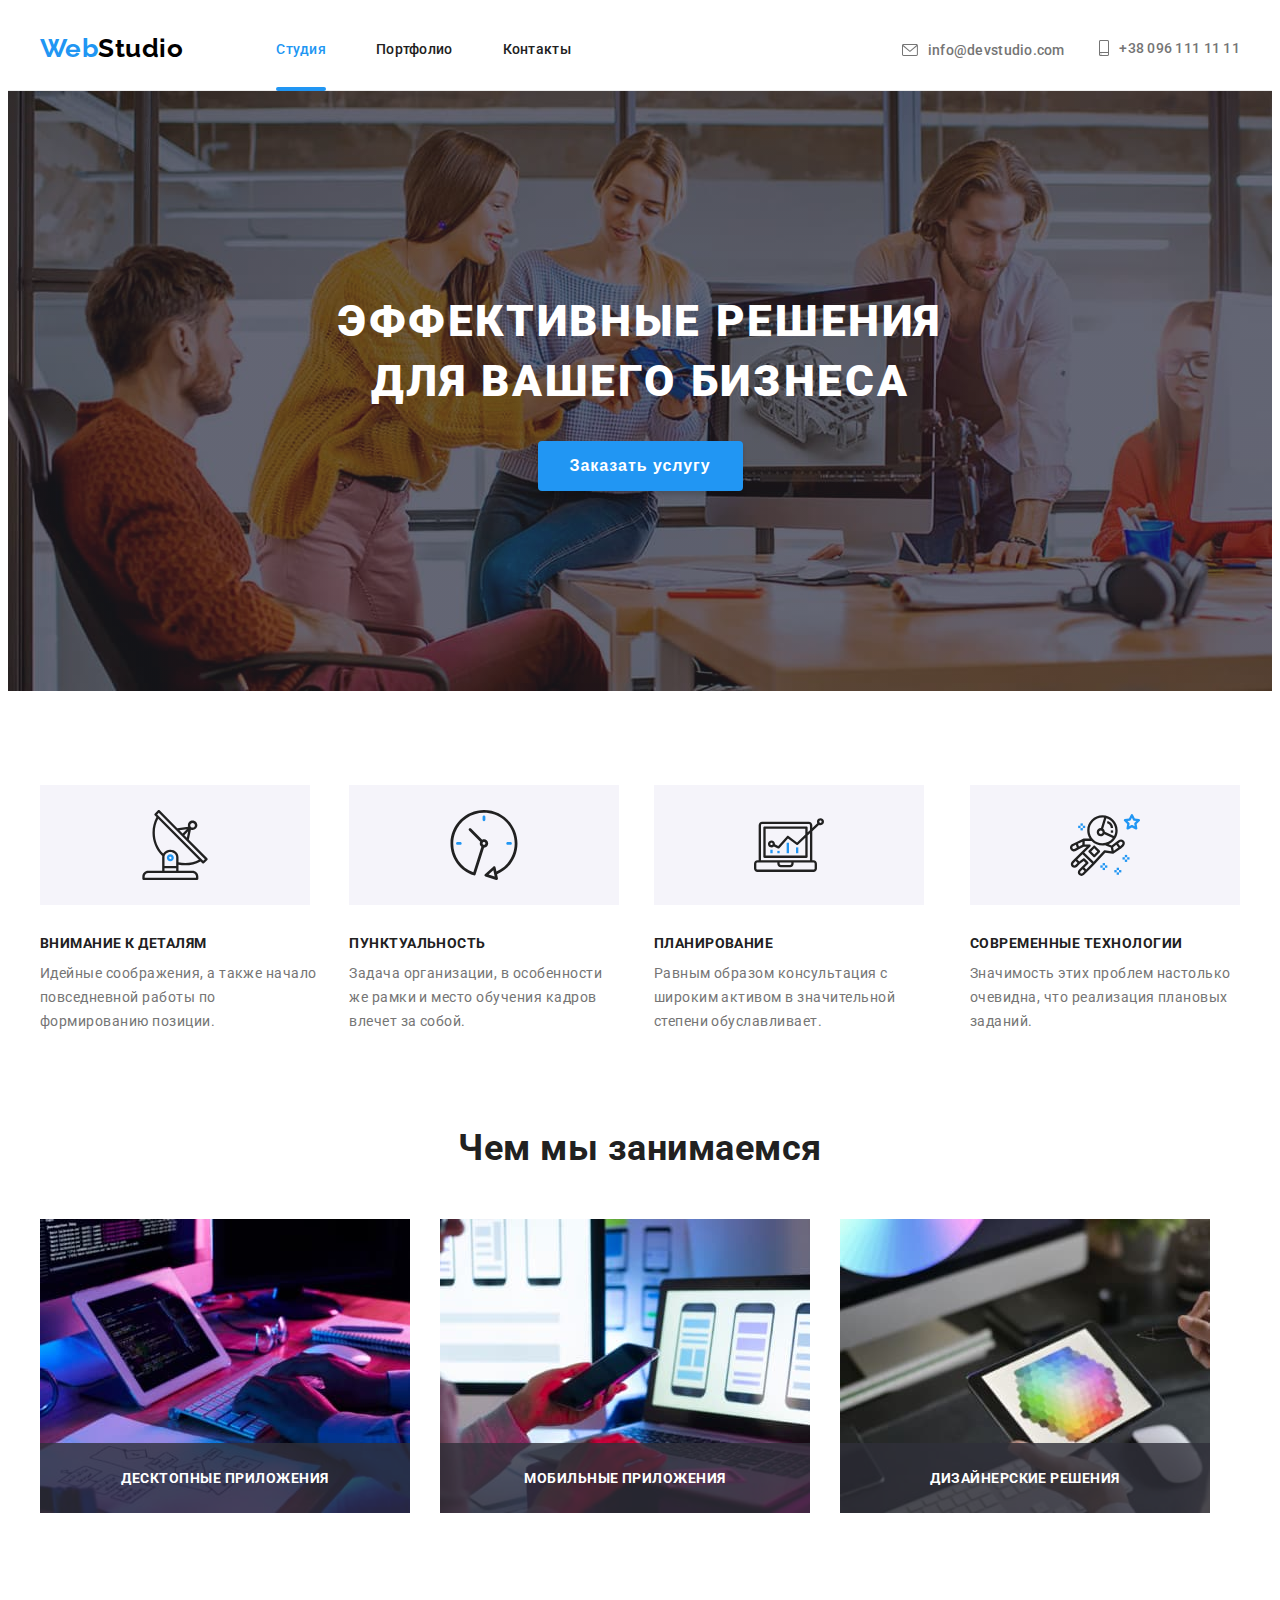
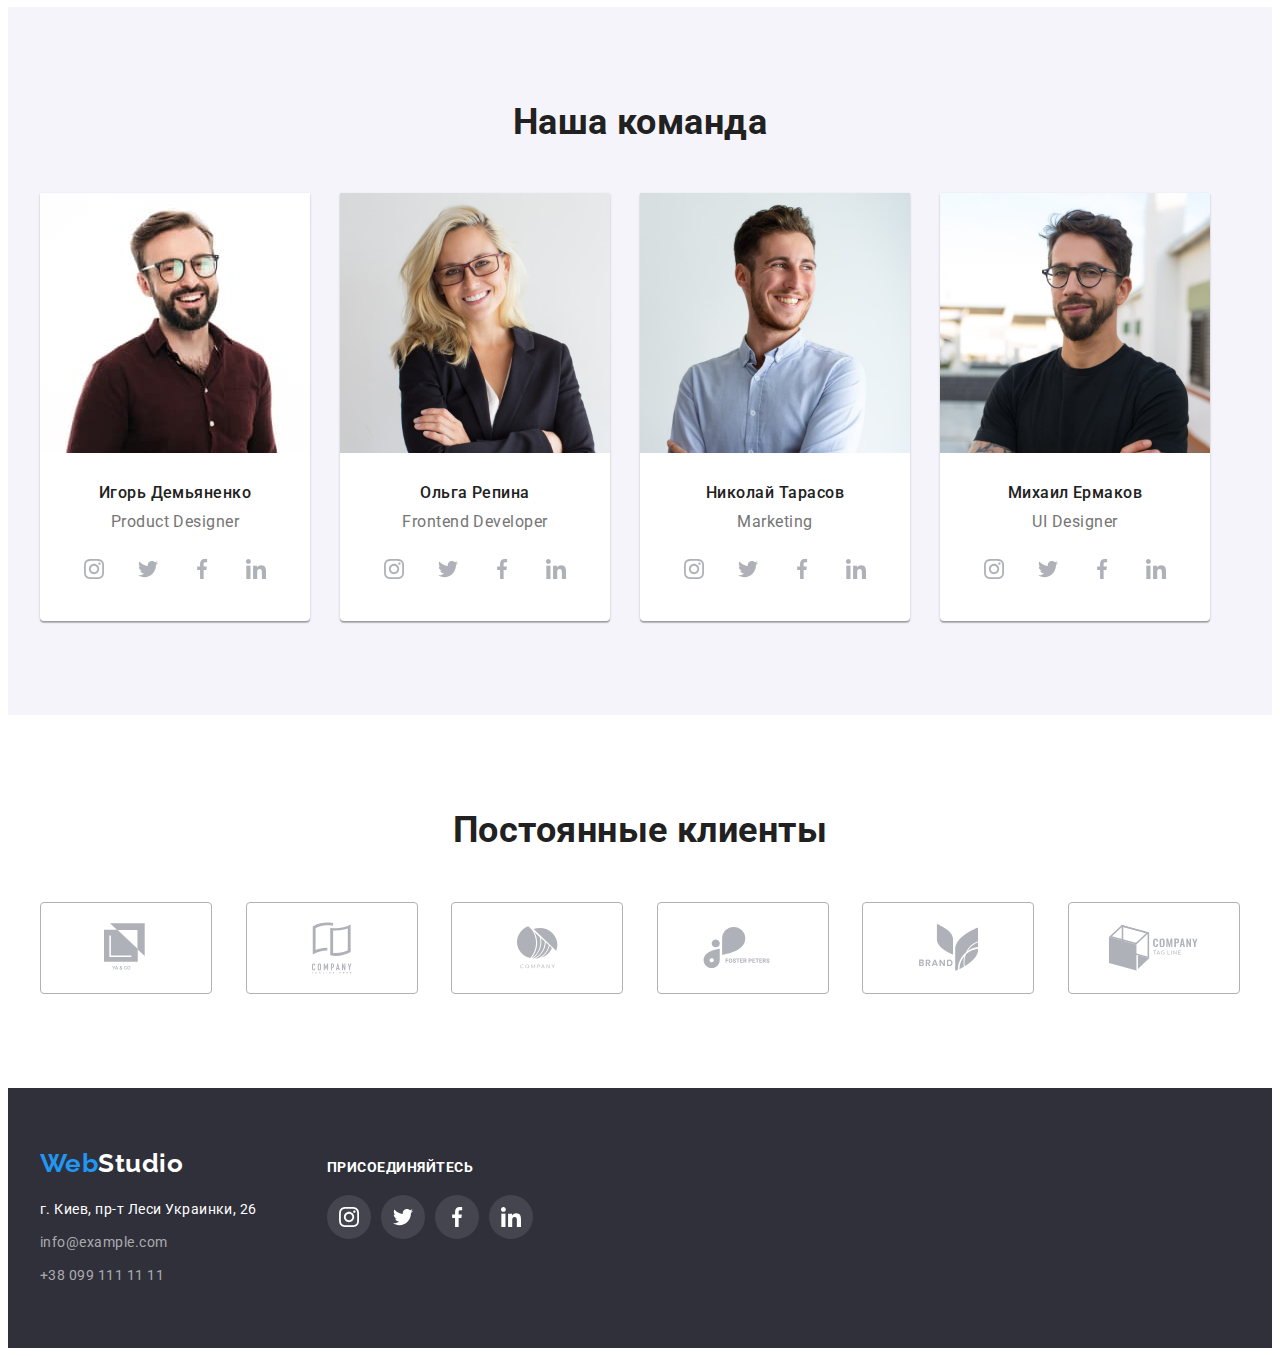
<file: index.html>
<!DOCTYPE html>
<html lang="ru">
  <head>
    <meta charset="UTF-8" />
    <meta name="viewport" content="width=device-width, initial-scale=1.0" />
    <title>WebStudio</title>
    <link rel="preconnect" href="https://fonts.gstatic.com" />
    <link
      href="https://fonts.googleapis.com/css2?family=Raleway:wght@700&family=Roboto:wght@400;500;700;900&display=swap"
      rel="stylesheet"
    />
    <link
      rel="stylesheet"
      href="https://cdnjs.cloudflare.com/ajax/libs/modern-normalize/1.0.0/modern-normalize.min.css"
      integrity="sha512-ISS7cAi1PEhQ8jnbJpJZMd29NlhNj4AWYyLOSp2CE/CsHxTCu+r+t0D2yoJudVrd0/8fTVPUVDzY5Tvli75u/g=="
      crossorigin="anonymous"
    />
    <link rel="stylesheet" href="./css/styles.css" />
  </head>
  <body>
    <!-- Шапка сайта -->
    <header class="header">
      <div class="container">
        <nav class="navigation">
          <a class="logo" href="./index.html"
            >Web<span class="logo-second">Studio</span></a
          >
          <ul class="nav-list">
            <li class="nav-item">
              <a class="nav-link active" href="./index.html">Студия</a>
            </li>
            <li class="nav-item">
              <a class="nav-link" href="./portfolio.html">Портфолио</a>
            </li>
            <li class="nav-item">
              <a class="nav-link" href="">Контакты</a>
            </li>
          </ul>
        </nav>
        <address class="contact-info">
          <a class="contact-item" href="mailto:info@devstudio.com">
            <svg class="icon-envelope" width="16" height="12">
              <use href="./images/sprite.svg#icon-envelope"></use>
            </svg>
            info@devstudio.com</a
          >
          <a class="contact-item" href="tel:+380961111111">
            <svg class="icon-smartphone" width="10" height="16">
              <use href="./images/sprite.svg#icon-smartphone"></use>
            </svg>
            +38 096 111 11 11</a
          >
        </address>
      </div>
    </header>

    <main>
      <!-- Герой -->
      <section class="hero">
        <h1 class="hero-title">Эффективные решения для вашего бизнеса</h1>
        <button class="button" type="button" data-modal-open>
          Заказать услугу
        </button>
      </section>

      <!-- Преимущества -->
      <section class="advantages section">
        <div class="container">
          <h2 class="visually-hidden">Наши преимущества</h2>
          <ul class="advantages-list">
            <li class="advantages-item">
              <div class="advantages-icons">
                <svg class="adv-icon">
                  <use href="./images/sprite.svg#icon-antenna"></use>
                </svg>
              </div>
              <h3 class="advantages-title">Внимание к деталям</h3>
              <p class="advantages-text">
                Идейные соображения, а также начало повседневной работы по
                формированию позиции.
              </p>
            </li>
            <li class="advantages-item">
              <div class="advantages-icons">
                <svg class="adv-icon">
                  <use href="./images/sprite.svg#icon-clock"></use>
                </svg>
              </div>
              <h3 class="advantages-title">Пунктуальность</h3>
              <p class="advantages-text">
                Задача организации, в особенности же рамки и место обучения
                кадров влечет за собой.
              </p>
            </li>
            <li class="advantages-item">
              <div class="advantages-icons">
                <svg class="adv-icon">
                  <use href="./images/sprite.svg#icon-diagram"></use>
                </svg>
              </div>
              <h3 class="advantages-title">Планирование</h3>
              <p class="advantages-text">
                Равным образом консультация с широким активом в значительной
                степени обуславливает.
              </p>
            </li>
            <li class="advantages-item">
              <div class="advantages-icons">
                <svg class="adv-icon">
                  <use href="./images/sprite.svg#icon-astronaut"></use>
                </svg>
              </div>
              <h3 class="advantages-title">Современные технологии</h3>
              <p class="advantages-text">
                Значимость этих проблем настолько очевидна, что реализация
                плановых заданий.
              </p>
            </li>
          </ul>
        </div>
      </section>

      <!--Чем мы занимаемся-->
      <section class="works">
        <div class="container">
          <h2 class="title">Чем мы занимаемся</h2>
          <ul class="works-list">
            <li class="works-item">
              <a class="works-link" href="">
                <div class="thumb">
                  <img
                    class="works-photo"
                    src="images/computer.jpg"
                    alt="создание компьютерных программ"
                    width="370"
                    height="294"
                  />
                  <p class="description">Десктопные приложения</p>
                </div>
              </a>
            </li>
            <li class="works-item">
              <a class="works-link" href="">
                <div class="thumb">
                  <img
                    class="works-photo"
                    src="images/mobile.jpg"
                    alt="создание мобильных приложений"
                    width="370"
                    height="294"
                  />
                  <p class="description">Мобильные приложения</p>
                </div>
              </a>
            </li>
            <li class="works-item">
              <a class="works-link" href="">
                <div class="thumb">
                  <img
                    class="works-photo"
                    src="images/ipad.jpg"
                    alt="создание айпад приложений"
                    width="370"
                    height="294"
                  />
                  <p class="description">Дизайнерские решения</p>
                </div>
              </a>
            </li>
          </ul>
        </div>
      </section>

      <!--Наша команда-->
      <section class="team section">
        <div class="container">
          <h2 class="title">Наша команда</h2>
          <ul class="team-list">
            <li class="team-item">
              <img
                class="team-photo"
                src="images/person-1.jpg"
                alt="Игорь Демьяненко"
                width="270"
                height="260"
              />
              <div class="team-description">
                <h3 class="team-title">Игорь Демьяненко</h3>
                <p class="team-text">Product Designer</p>
                <ul class="social-links">
                  <li class="social-item">
                    <a class="social-link" href="">
                      <svg class="social-icon">
                        <use href="./images/sprite.svg#icon-instagram"></use>
                      </svg>
                    </a>
                  </li>
                  <li class="social-item">
                    <a class="social-link" href="">
                      <svg class="social-icon">
                        <use href="./images/sprite.svg#icon-twitter"></use>
                      </svg>
                    </a>
                  </li>
                  <li class="social-item">
                    <a class="social-link" href="">
                      <svg class="social-icon">
                        <use href="./images/sprite.svg#icon-facebook"></use>
                      </svg>
                    </a>
                  </li>
                  <li class="social-item">
                    <a class="social-link" href="">
                      <svg class="social-icon">
                        <use href="./images/sprite.svg#icon-linkedin"></use>
                      </svg>
                    </a>
                  </li>
                </ul>
              </div>
            </li>
            <li class="team-item">
              <img
                class="team-photo"
                src="images/person-2.jpg"
                alt="Ольга Репина"
                width="270"
                height="260"
              />
              <div class="team-description">
                <h3 class="team-title">Ольга Репина</h3>
                <p class="team-text">Frontend Developer</p>
                <ul class="social-links">
                  <li class="social-item">
                    <a class="social-link" href="">
                      <svg class="social-icon">
                        <use href="./images/sprite.svg#icon-instagram"></use>
                      </svg>
                    </a>
                  </li>
                  <li class="social-item">
                    <a class="social-link" href="">
                      <svg class="social-icon">
                        <use href="./images/sprite.svg#icon-twitter"></use>
                      </svg>
                    </a>
                  </li>
                  <li class="social-item">
                    <a class="social-link" href="">
                      <svg class="social-icon">
                        <use href="./images/sprite.svg#icon-facebook"></use>
                      </svg>
                    </a>
                  </li>
                  <li class="social-item">
                    <a class="social-link" href="">
                      <svg class="social-icon">
                        <use href="./images/sprite.svg#icon-linkedin"></use>
                      </svg>
                    </a>
                  </li>
                </ul>
              </div>
            </li>
            <li class="team-item">
              <img
                class="team-photo"
                src="images/person-3.jpg"
                alt="Николай Тарасов"
                width="270"
                height="260"
              />
              <div class="team-description">
                <h3 class="team-title">Николай Тарасов</h3>
                <p class="team-text">Marketing</p>
                <ul class="social-links">
                  <li class="social-item">
                    <a class="social-link" href="">
                      <svg class="social-icon">
                        <use href="./images/sprite.svg#icon-instagram"></use>
                      </svg>
                    </a>
                  </li>
                  <li class="social-item">
                    <a class="social-link" href="">
                      <svg class="social-icon">
                        <use href="./images/sprite.svg#icon-twitter"></use>
                      </svg>
                    </a>
                  </li>
                  <li class="social-item">
                    <a class="social-link" href="">
                      <svg class="social-icon">
                        <use href="./images/sprite.svg#icon-facebook"></use>
                      </svg>
                    </a>
                  </li>
                  <li class="social-item">
                    <a class="social-link" href="">
                      <svg class="social-icon">
                        <use href="./images/sprite.svg#icon-linkedin"></use>
                      </svg>
                    </a>
                  </li>
                </ul>
              </div>
            </li>
            <li class="team-item">
              <img
                class="team-photo"
                src="images/person-4.jpg"
                alt="Михаил Ермаков"
                width="270"
                height="260"
              />
              <div class="team-description">
                <h3 class="team-title">Михаил Ермаков</h3>
                <p class="team-text">UI Designer</p>
                <ul class="social-links">
                  <li class="social-item">
                    <a class="social-link" href="">
                      <svg class="social-icon">
                        <use href="./images/sprite.svg#icon-instagram"></use>
                      </svg>
                    </a>
                  </li>
                  <li class="social-item">
                    <a class="social-link" href="">
                      <svg class="social-icon">
                        <use href="./images/sprite.svg#icon-twitter"></use>
                      </svg>
                    </a>
                  </li>
                  <li class="social-item">
                    <a class="social-link" href="">
                      <svg class="social-icon">
                        <use href="./images/sprite.svg#icon-facebook"></use>
                      </svg>
                    </a>
                  </li>
                  <li class="social-item">
                    <a class="social-link" href="">
                      <svg class="social-icon">
                        <use href="./images/sprite.svg#icon-linkedin"></use>
                      </svg>
                    </a>
                  </li>
                </ul>
              </div>
            </li>
          </ul>
        </div>
      </section>
    </main>

    <!--Постоянные клиенты-->
    <section class="clients section">
      <div class="container">
        <h2 class="title">Постоянные клиенты</h2>
        <ul class="clients-list">
          <li class="clients-item">
            <a class="clients-link" href="">
              <svg class="clients-icon" width="45" height="50">
                <use href="./images/sprite.svg#icon-logo-1"></use>
              </svg>
            </a>
          </li>
          <li class="clients-item">
            <a class="clients-link" href="">
              <svg class="clients-icon" width="40" height="52">
                <use href="./images/sprite.svg#icon-logo-2"></use>
              </svg>
            </a>
          </li>
          <li class="clients-item">
            <a class="clients-link" href="">
              <svg class="clients-icon" width="41" height="43">
                <use href="./images/sprite.svg#icon-logo-3"></use>
              </svg>
            </a>
          </li>
          <li class="clients-item">
            <a class="clients-link" href="">
              <svg class="clients-icon" width="80" height="42">
                <use href="./images/sprite.svg#icon-logo-4"></use>
              </svg>
            </a>
          </li>
          <li class="clients-item">
            <a class="clients-link" href="">
              <svg class="clients-icon" width="59" height="47">
                <use href="./images/sprite.svg#icon-logo-5"></use>
              </svg>
            </a>
          </li>
          <li class="clients-item">
            <a class="clients-link" href="">
              <svg class="clients-icon" width="89" height="46">
                <use href="./images/sprite.svg#icon-logo-6"></use>
              </svg>
            </a>
          </li>
        </ul>
      </div>
    </section>

    <!-- Футер -->
    <footer class="footer">
      <div class="container">
        <div class="optional">
          <div class="left-side">
            <a class="logo" href="./index.html"
              >Web<span class="logo-second dark">Studio</span></a
            >
            <p class="footer-text">г. Киев, пр-т Леси Украинки, 26</p>
            <address class="footer-contacts">
              <a class="footer-contact-info" href="mailto:info@example.com"
                >info@example.com</a
              >
              <a class="footer-contact-info" href="tel:+380991111111"
                >+38 099 111 11 11</a
              >
            </address>
          </div>
          <div class="join">
            <p class="join-text">присоединяйтесь</p>
            <ul class="social-links">
              <li class="social-join-item">
                <a class="social-link" href="">
                  <svg class="social-icon">
                    <use href="./images/sprite.svg#icon-instagram"></use>
                  </svg>
                </a>
              </li>
              <li class="social-join-item">
                <a class="social-link" href="">
                  <svg class="social-icon">
                    <use href="./images/sprite.svg#icon-twitter"></use>
                  </svg>
                </a>
              </li>
              <li class="social-join-item">
                <a class="social-link" href="">
                  <svg class="social-icon">
                    <use href="./images/sprite.svg#icon-facebook"></use>
                  </svg>
                </a>
              </li>
              <li class="social-join-item">
                <a class="social-link" href="">
                  <svg class="social-icon">
                    <use href="./images/sprite.svg#icon-linkedin"></use>
                  </svg>
                </a>
              </li>
            </ul>
          </div>
        </div>
      </div>
    </footer>

    <div class="backdrop is-hidden" data-modal>
      <div class="modal">
        <button class="btn" type="button" data-modal-close>
          <svg class="close">
            <use href="./images/sprite.svg#icon-close"></use>
          </svg>
        </button>
      </div>
    </div>
    <script src="./js/modal.js"></script>
  </body>
</html>
</file>
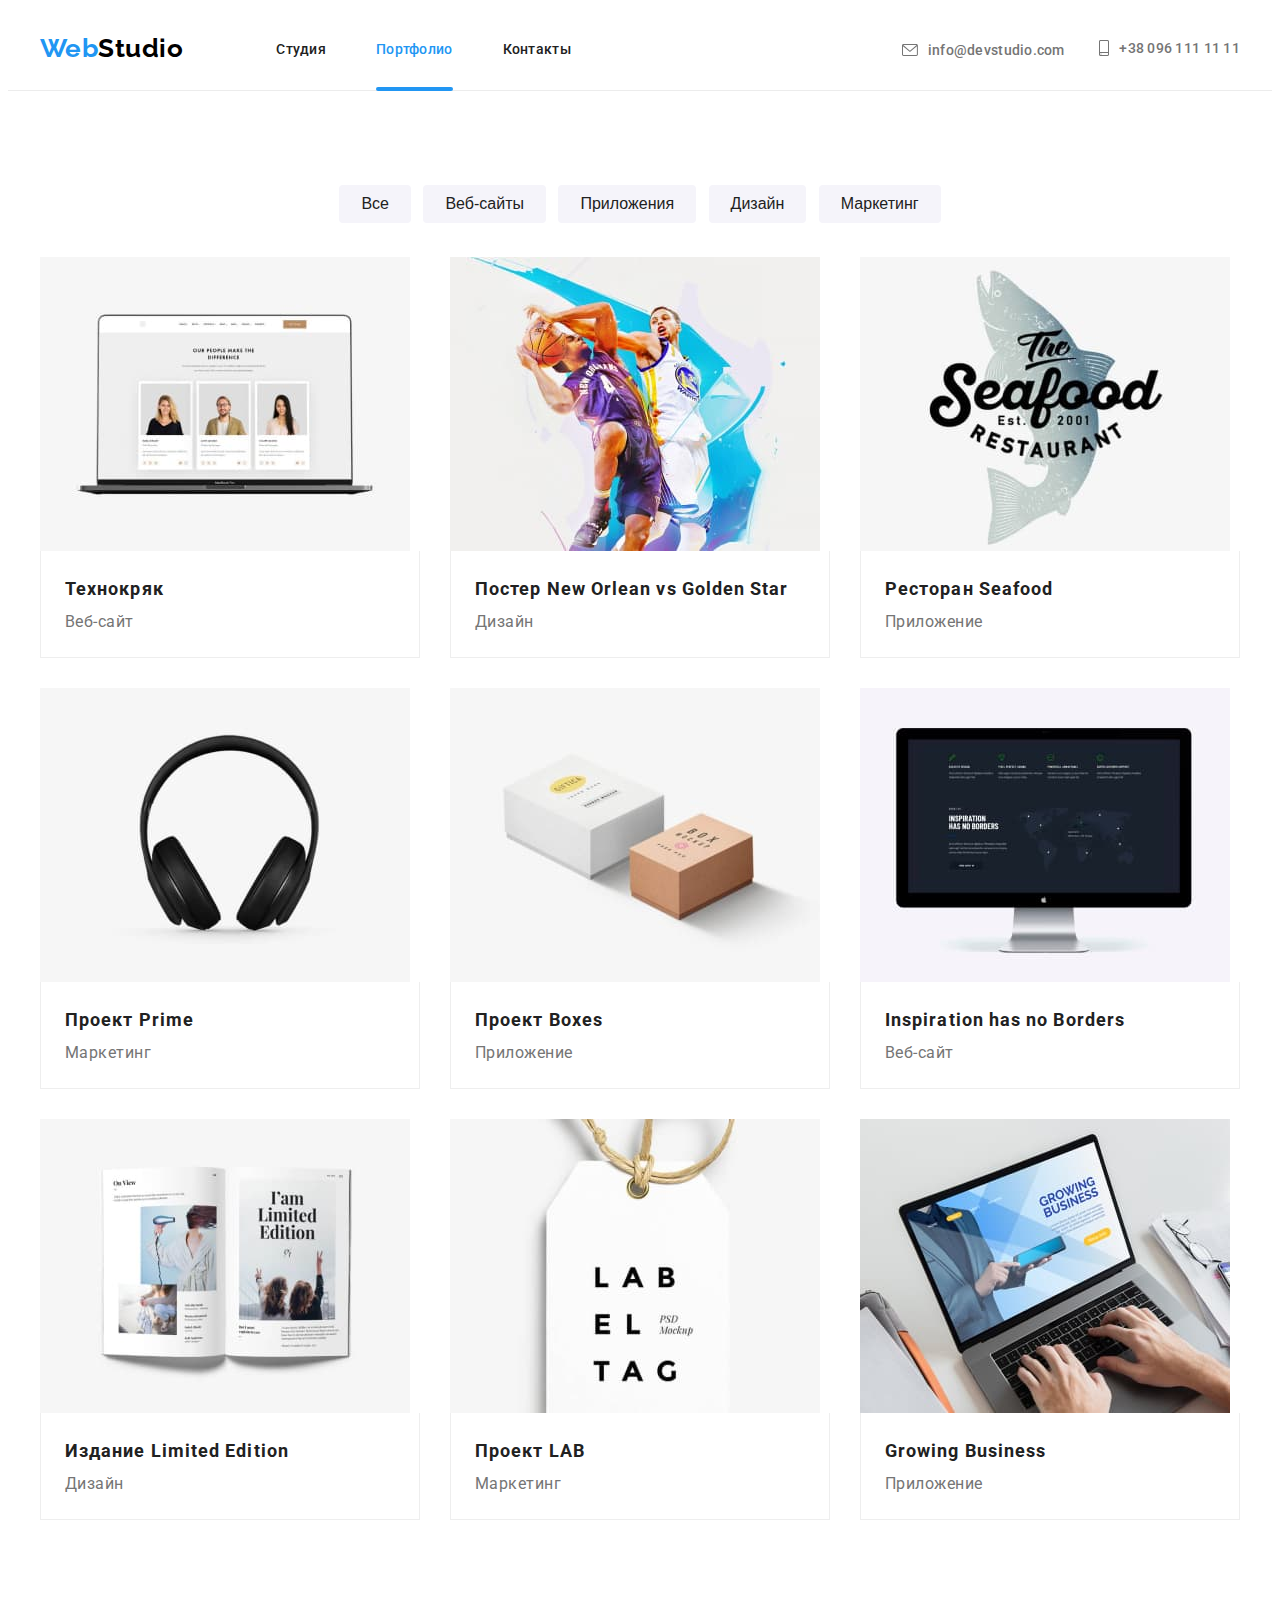
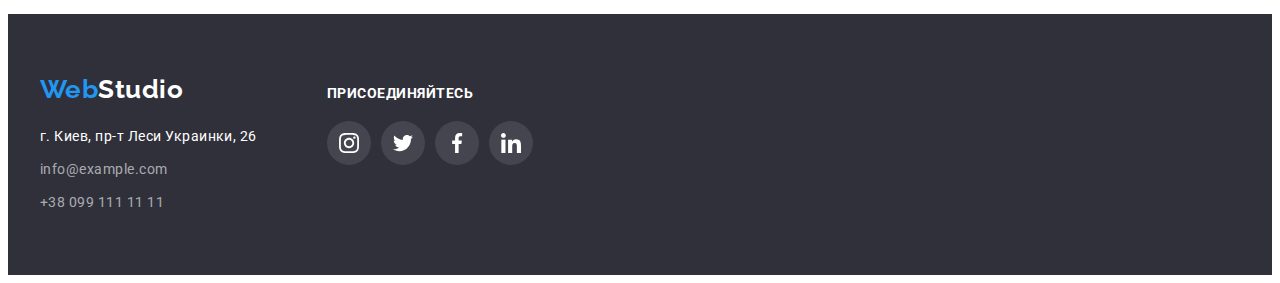
<file: portfolio.html>
<!DOCTYPE html>
<html lang="ru">
  <head>
    <meta charset="UTF-8" />
    <meta name="viewport" content="width=device-width, initial-scale=1.0" />
    <title>Portfolio</title>
    <link rel="preconnect" href="https://fonts.gstatic.com" />
    <link
      href="https://fonts.googleapis.com/css2?family=Raleway:wght@700&family=Roboto:wght@400;500;700;900&display=swap"
      rel="stylesheet"
    />
    <link
      rel="stylesheet"
      href="https://cdnjs.cloudflare.com/ajax/libs/modern-normalize/1.0.0/modern-normalize.min.css"
      integrity="sha512-ISS7cAi1PEhQ8jnbJpJZMd29NlhNj4AWYyLOSp2CE/CsHxTCu+r+t0D2yoJudVrd0/8fTVPUVDzY5Tvli75u/g=="
      crossorigin="anonymous"
    />
    <link rel="stylesheet" href="./css/styles.css" />
  </head>
  <body>
    <!-- Шапка сайта -->
    <header class="header">
      <div class="container">
        <nav class="navigation">
          <a class="logo" href="./index.html"
            >Web<span class="logo-second">Studio</span></a
          >
          <ul class="nav-list">
            <li class="nav-item">
              <a class="nav-link" href="./index.html">Студия</a>
            </li>
            <li class="nav-item">
              <a class="nav-link active" href="./portfolio.html">Портфолио</a>
            </li>
            <li class="nav-item">
              <a class="nav-link" href="">Контакты</a>
            </li>
          </ul>
        </nav>
        <address class="contact-info">
          <a class="contact-item" href="mailto:info@devstudio.com">
            <svg class="icon-envelope" width="16" height="12">
              <use href="./images/sprite.svg#icon-envelope"></use>
            </svg>
            info@devstudio.com</a
          >
          <a class="contact-item" href="tel:+380961111111">
            <svg class="icon-smartphone" width="10" height="16">
              <use href="./images/sprite.svg#icon-smartphone"></use>
            </svg>
            +38 096 111 11 11</a
          >
        </address>
      </div>
    </header>

    <!-- Главная часть -->
    <main class="main-portfolio section">
      <div class="container">
        <h1 class="visually-hidden">Портфолио</h1>
        <div class="buttons">
          <button class="button-portfolio" type="button">Все</button>
          <button class="button-portfolio" type="button">Веб-сайты</button>
          <button class="button-portfolio" type="button">Приложения</button>
          <button class="button-portfolio" type="button">Дизайн</button>
          <button class="button-portfolio" type="button">Маркетинг</button>
        </div>
        <ul class="portfolio-list">
          <li class="portfolio-item">
            <a class="portfolio-link" href="">
              <div class="portfolio-thumb">
                <img
                  class="portfolio-photo"
                  src="./images/portfolio-1.jpg"
                  alt="три человека на дисплее компютера"
                  width="370"
                  height="294"
                />
                <p class="image-text">
                  Технокряк это современная площадка распространения
                  коронавируса. Компании используют эту платформу для цифрового
                  шпионажа и атак на защищённые сервера конкурентов.
                </p>
              </div>
              <div class="portfolio-description">
                <h2 class="portfolio-title">Технокряк</h2>
                <p class="portfolio-text">Веб-сайт</p>
              </div>
            </a>
          </li>
          <li class="portfolio-item">
            <a class="portfolio-link" href="">
              <div class="portfolio-thumb">
                <img
                  class="portfolio-photo"
                  src="./images/portfolio-2.jpg"
                  alt="два баскетболиста"
                  width="370"
                  height="294"
                />
                <p class="image-text">
                  Технокряк это современная площадка распространения
                  коронавируса. Компании используют эту платформу для цифрового
                  шпионажа и атак на защищённые сервера конкурентов.
                </p>
              </div>
              <div class="portfolio-description">
                <h2 class="portfolio-title">
                  Постер New Orlean vs Golden Star
                </h2>
                <p class="portfolio-text">Дизайн</p>
              </div>
            </a>
          </li>
          <li class="portfolio-item">
            <a class="portfolio-link" href="">
              <div class="portfolio-thumb">
                <img
                  class="portfolio-photo"
                  src="./images/portfolio-3.jpg"
                  alt="лейбл ресторана на фоне рибы"
                  width="370"
                  height="294"
                />
                <p class="image-text">
                  Технокряк это современная площадка распространения
                  коронавируса. Компании используют эту платформу для цифрового
                  шпионажа и атак на защищённые сервера конкурентов.
                </p>
              </div>
              <div class="portfolio-description">
                <h2 class="portfolio-title">Ресторан Seafood</h2>
                <p class="portfolio-text">Приложение</p>
              </div>
            </a>
          </li>
          <li class="portfolio-item">
            <a class="portfolio-link" href="">
              <div class="portfolio-thumb">
                <img
                  class="portfolio-photo"
                  src="./images/portfolio-4.jpg"
                  alt="наушники"
                  width="370"
                  height="294"
                />
                <p class="image-text">
                  Технокряк это современная площадка распространения
                  коронавируса. Компании используют эту платформу для цифрового
                  шпионажа и атак на защищённые сервера конкурентов.
                </p>
              </div>
              <div class="portfolio-description">
                <h2 class="portfolio-title">Проект Prime</h2>
                <p class="portfolio-text">Маркетинг</p>
              </div>
            </a>
          </li>
          <li class="portfolio-item">
            <a class="portfolio-link" href="">
              <div class="portfolio-thumb">
                <img
                  class="portfolio-photo"
                  src="./images/portfolio-5.jpg"
                  alt="две коробки"
                  width="370"
                  height="294"
                />
                <p class="image-text">
                  Технокряк это современная площадка распространения
                  коронавируса. Компании используют эту платформу для цифрового
                  шпионажа и атак на защищённые сервера конкурентов.
                </p>
              </div>
              <div class="portfolio-description">
                <h2 class="portfolio-title">Проект Boxes</h2>
                <p class="portfolio-text">Приложение</p>
              </div>
            </a>
          </li>
          <li class="portfolio-item">
            <a class="portfolio-link" href="">
              <div class="portfolio-thumb">
                <img
                  class="portfolio-photo"
                  src="./images/portfolio-6.jpg"
                  alt="монитор компютера"
                  width="370"
                  height="294"
                />
                <p class="image-text">
                  Технокряк это современная площадка распространения
                  коронавируса. Компании используют эту платформу для цифрового
                  шпионажа и атак на защищённые сервера конкурентов.
                </p>
              </div>
              <div class="portfolio-description">
                <h2 class="portfolio-title">Inspiration has no Borders</h2>
                <p class="portfolio-text">Веб-сайт</p>
              </div>
            </a>
          </li>
          <li class="portfolio-item">
            <a class="portfolio-link" href="">
              <div class="portfolio-thumb">
                <img
                  class="portfolio-photo"
                  src="./images/portfolio-7.jpg"
                  alt="откритая книга"
                  width="370"
                  height="294"
                />
                <p class="image-text">
                  Технокряк это современная площадка распространения
                  коронавируса. Компании используют эту платформу для цифрового
                  шпионажа и атак на защищённые сервера конкурентов.
                </p>
              </div>
              <div class="portfolio-description">
                <h2 class="portfolio-title">Издание Limited Edition</h2>
                <p class="portfolio-text">Дизайн</p>
              </div>
            </a>
          </li>
          <li class="portfolio-item">
            <a class="portfolio-link" href="">
              <div class="portfolio-thumb">
                <img
                  class="portfolio-photo"
                  src="./images/portfolio-8.jpg"
                  alt="ярлык"
                  width="370"
                  height="294"
                />
                <p class="image-text">
                  Технокряк это современная площадка распространения
                  коронавируса. Компании используют эту платформу для цифрового
                  шпионажа и атак на защищённые сервера конкурентов.
                </p>
              </div>
              <div class="portfolio-description">
                <h2 class="portfolio-title">Проект LAB</h2>
                <p class="portfolio-text">Маркетинг</p>
              </div>
            </a>
          </li>
          <li class="portfolio-item">
            <a class="portfolio-link" href="">
              <div class="portfolio-thumb">
                <img
                  class="portfolio-photo"
                  src="./images/portfolio-9.jpg"
                  alt="работа за компютером"
                  width="370"
                  height="294"
                />
                <p class="image-text">
                  Технокряк это современная площадка распространения
                  коронавируса. Компании используют эту платформу для цифрового
                  шпионажа и атак на защищённые сервера конкурентов.
                </p>
              </div>
              <div class="portfolio-description">
                <h2 class="portfolio-title">Growing Business</h2>
                <p class="portfolio-text">Приложение</p>
              </div></a
            >
          </li>
        </ul>
      </div>
    </main>

    <!-- Футер -->
    <footer class="footer">
      <div class="container">
        <div class="optional">
          <div class="left-side">
            <a class="logo" href="./index.html"
              >Web<span class="logo-second dark">Studio</span></a
            >
            <p class="footer-text">г. Киев, пр-т Леси Украинки, 26</p>
            <address class="footer-contacts">
              <a class="footer-contact-info" href="mailto:info@example.com"
                >info@example.com</a
              >
              <a class="footer-contact-info" href="tel:+380991111111"
                >+38 099 111 11 11</a
              >
            </address>
          </div>
          <div class="join">
            <p class="join-text">присоединяйтесь</p>
            <ul class="social-links">
              <li class="social-join-item">
                <a class="social-link" href="">
                  <svg class="social-icon">
                    <use href="./images/sprite.svg#icon-instagram"></use>
                  </svg>
                </a>
              </li>
              <li class="social-join-item">
                <a class="social-link" href="">
                  <svg class="social-icon">
                    <use href="./images/sprite.svg#icon-twitter"></use>
                  </svg>
                </a>
              </li>
              <li class="social-join-item">
                <a class="social-link" href="">
                  <svg class="social-icon">
                    <use href="./images/sprite.svg#icon-facebook"></use>
                  </svg>
                </a>
              </li>
              <li class="social-join-item">
                <a class="social-link" href="">
                  <svg class="social-icon">
                    <use href="./images/sprite.svg#icon-linkedin"></use>
                  </svg>
                </a>
              </li>
            </ul>
          </div>
        </div>
      </div>
    </footer>
  </body>
</html>
</file>
<file: css/styles.css>
:root {
  --accent-color: #2196f3;
  --main-primary-color: #757575;
  --main-secondary-color: #212121;
  --secondary-accent-color: #ffffff;
  --secondary-background-color: #2f303a;
  --main-background-color: #e5e5e5;
  --third-background-color: #f5f4fa;
}

/* ------COMMON------ */
body {
  color: var(--main-primary-color);
  font-family: "Roboto", sans-serif;
  font-style: normal;
  letter-spacing: 0.03em;
}

a {
  text-decoration: none;
}

h1,
h2,
h3 {
  margin: 0;
}

img {
  display: block;
  max-width: 100%;
  height: auto;
}

p {
  margin: 0;
}

ul {
  padding: 0;
  margin: 0;

  list-style: none;
}

.container {
  padding-left: 15px;
  padding-right: 15px;
  margin-left: auto;
  margin-right: auto;
  width: 1200px;
}

.nav-link,
.contact-item {
  font-style: normal;
  font-weight: 500;
  font-size: 14px;
  line-height: 1.143;
  letter-spacing: 0.02em;
}

.logo {
  font-family: "Raleway", sans-serif;
  font-weight: 700;
  font-size: 26px;
  line-height: 1.192;
  display: inline-block;

  color: var(--accent-color);
}

.social-links {
  display: flex;
  justify-content: space-between;
}

.social-icon {
  width: 20px;
  height: 20px;
}

.social-link {
  display: flex;
  align-items: center;
  justify-content: center;
  width: 44px;
  height: 44px;
}

.section {
  padding-top: 94px;
  padding-bottom: 94px;
}

.title {
  font-weight: 700;
  font-size: 36px;
  line-height: 1.17;
  text-align: center;

  color: var(--main-secondary-color);
}
/* ------END COMMON------ */

/* ------HEADER------ */
.header {
  background-color: var(--secondary-accent-color);
  border-bottom: 1px solid #ececec;
}

.header .container,
.header .navigation {
  display: flex;
  align-items: center;
}

.header .nav-list {
  display: flex;
}

.header .logo {
  margin-right: 93px;
  padding-top: 24px;
  padding-bottom: 25px;
}

.logo .logo-second {
  color: #000000;
}

.nav-list .nav-item:not(:last-child) {
  margin-right: 50px;
}
.nav-link {
  padding-top: 32px;
  padding-bottom: 32px;
  display: inline-block;

  color: var(--main-secondary-color);
  transition: color 250ms cubic-bezier(0.4, 0, 0.2, 1);
}

.nav-link.active {
  position: relative;

  color: var(--accent-color);
}

.nav-link:hover,
.nav-link:focus {
  color: var(--accent-color);
}

.nav-link.active::after {
  position: absolute;
  bottom: 0;
  left: 0;
  transform: translateY(50%);

  content: "";
  display: block;
  width: 100%;
  height: 4px;

  border-radius: 2px;
  background-color: var(--accent-color);
}

.contact-item:not(:last-child) {
  margin-right: 30px;
}

.contact-item {
  padding-top: 32px;
  padding-bottom: 32px;

  display: inline-flex;
  align-items: center;

  color: var(--main-primary-color);
  transition: color 250ms cubic-bezier(0.4, 0, 0.2, 1);
}

.contact-item:hover,
.contact-item:focus {
  color: var(--accent-color);
}

.header .contact-info {
  margin-left: auto;
}

.icon-envelope,
.icon-smartphone {
  margin-right: 10px;
  fill: currentColor;
}
/* ------END HEADER------ */

/* ------HERO------ */
.hero {
  padding-top: 200px;
  padding-bottom: 200px;

  text-align: center;
  background-color: #c4c4c4;

  background-image: linear-gradient(
      rgba(47, 48, 58, 0.4),
      rgba(47, 48, 58, 0.4)
    ),
    url("../images/hero.jpg");
  background-repeat: no-repeat;
  background-size: cover;
}

.hero .hero-title {
  width: 696px;
  margin-right: auto;
  margin-bottom: 30px;
  margin-left: auto;

  font-weight: 900;
  font-size: 44px;
  line-height: 1.364;
  text-align: center;
  text-transform: uppercase;
  letter-spacing: 0.06em;

  color: var(--secondary-accent-color);
}

.hero .button {
  padding-top: 10px;
  padding-right: 32px;
  padding-bottom: 10px;
  padding-left: 32px;

  font-weight: 700;
  font-size: 16px;
  line-height: 1.88;
  letter-spacing: 0.06em;
  cursor: pointer;

  color: var(--secondary-accent-color);

  border: none;
  box-shadow: 0px 4px 4px rgba(0, 0, 0, 0.15);
  border-radius: 4px;
  background-color: var(--accent-color);
}
/* ------END HERO------ */

/* ------ADVANTAGES------ */
.visually-hidden {
  position: absolute;
  width: 1px;
  height: 1px;
  margin: -1px;
  border: 0;
  padding: 0;

  white-space: nowrap;
  clip-path: inset(100%);
  clip: rect(0 0 0 0);
  overflow: hidden;
}

.advantages {
  background-color: var(--background-color);
}

.advantages-item {
  min-width: 270px;
  min-height: 101px;
}

.advantages-item:not(:last-child) {
  margin-right: 30px;
}

.advantages-title {
  margin-bottom: 10px;

  font-weight: 700;
  font-size: 14px;
  line-height: 1.143;
  text-transform: uppercase;

  color: var(--main-secondary-color);
}
.advantages-list {
  display: flex;
}

.advantages-text {
  font-weight: 400;
  font-size: 14px;
  line-height: 1.7143;
  text-align: left;
}

.advantages-icons {
  display: flex;
  justify-content: center;
  align-items: center;
  width: 270px;
  height: 120px;
  margin-bottom: 30px;

  background-color: var(--third-background-color);
}

.adv-icon {
  width: 70px;
  height: 70px;
}
/* ------END ADVANTAGES------ */

/* ------OUR WORKS------ */
.works {
  background-color: var(--background-color);
  padding-bottom: 94px;
}

.works .title {
  margin-bottom: 50px;
}

.works .works-list {
  display: flex;
}

.works .works-item:not(:last-child) {
  margin-right: 30px;
}

.works-link > .thumb {
  position: relative;
}

.works-link .description {
  position: absolute;
  bottom: 0;
  left: 0;
  width: 100%;

  padding-top: 27px;
  padding-bottom: 27px;

  font-weight: 700;
  font-size: 14px;
  line-height: 1.143;
  text-align: center;
  text-transform: uppercase;

  color: var(--secondary-accent-color);
  background-color: rgba(47, 48, 58, 0.8);
}
/* ------END OUR WORKS------ */

/* ------OUR TEAM------ */
.team {
  background-color: var(--third-background-color);
}

.team .title {
  margin-bottom: 50px;
}

.team .team-list {
  display: flex;
}

.team .team-item {
  background: #ffffff;
  box-shadow: 0px 1px 3px rgba(0, 0, 0, 0.12), 0px 1px 1px rgba(0, 0, 0, 0.14),
    0px 2px 1px rgba(0, 0, 0, 0.2);
  border-radius: 0px 0px 4px 4px;
}

.team .team-item:not(:last-child) {
  margin-right: 30px;
}

.team-title {
  margin-bottom: 10px;

  font-weight: 500;
  font-size: 16px;
  line-height: 1.19;

  color: var(--main-secondary-color);
}

.team-text {
  margin-bottom: 16px;

  font-weight: 400;
  font-size: 16px;
  line-height: 1.19;
}

.team-description {
  padding-top: 30px;
  padding-right: 32px;
  padding-bottom: 30px;
  padding-left: 32px;

  text-align: center;
}

.team .social-icon {
  fill: currentColor;
}

.team .social-link {
  color: #afb1b8;
  background-color: var(--secondary-accent-color);
  border-radius: 50%;

  transition: color 250ms cubic-bezier(0.4, 0, 0.2, 1),
    background-color 250ms cubic-bezier(0.4, 0, 0.2, 1);
}

.team .social-link:hover,
.team .social-link:focus {
  color: var(--secondary-accent-color);
  background-color: var(--accent-color);
}
/* ------END OUR TEAM------ */

/* ------CLIENTS------ */
.clients {
  background-color: var(--background-color);
}

.clients .title {
  margin-bottom: 50px;
}

.clients-list {
  display: flex;
  justify-content: space-between;
}

.clients-link {
  display: flex;
  justify-content: center;
  align-items: center;
  width: 170px;
  height: 90px;

  color: #afb1b8;
  border: 1px solid #afb1b8;
  border-color: #afb1b8;
  border-radius: 4px;

  transition: color 250ms cubic-bezier(0.4, 0, 0.2, 1),
    border-color 250ms cubic-bezier(0.4, 0, 0.2, 1);
}

.clients-link:hover,
.clients-link:focus {
  color: var(--accent-color);
  border-color: var(--accent-color);
}

.clients-icon {
  fill: currentColor;
}
/* ------END CLIENTS------ */

/* ------FOOTER------ */
.footer {
  padding-top: 60px;
  padding-bottom: 60px;

  background-color: var(--secondary-background-color);
}

.footer-text {
  font-weight: 400;
  font-size: 14px;
  line-height: 1.714;
  color: var(--secondary-accent-color);
}

.footer-contact-info {
  font-style: normal;
  font-weight: 400;
  font-size: 14px;
  line-height: 1.71;

  color: rgba(255, 255, 255, 0.6);
}

.logo-second.dark {
  color: var(--secondary-accent-color);
}

.footer .footer-text,
.footer .footer-contact-info:not(:last-child) {
  margin-bottom: 9px;
}

.footer .footer-contacts {
  display: flex;
  flex-direction: column;
}

.footer .logo {
  margin-bottom: 20px;
}

.footer .join-text {
  margin-bottom: 20px;

  font-weight: 700;
  font-size: 14px;
  line-height: 1.143;
  text-transform: uppercase;

  color: var(--secondary-accent-color);
}

.optional {
  display: flex;
  align-items: baseline;
}

.left-side {
  margin-right: 70px;
}

.footer .social-links {
  width: 206px;
}

.footer .social-icon {
  fill: currentColor;
}

.footer .social-link {
  color: var(--secondary-accent-color);
  background-color: rgba(255, 255, 255, 0.1);
  border-radius: 50%;

  transition: background-color 250ms cubic-bezier(0.4, 0, 0.2, 1);
}

.footer .social-link:hover,
.footer .social-link:focus {
  background-color: var(--accent-color);
}
/* ------END FOOTER------ */

/* ------PORTFOLIO MAIN------ */
.portfolio {
  background-color: var(--main-background-color);
}

.buttons {
  margin-bottom: 34px;

  text-align: center;
  margin-left: auto;
  margin-right: auto;
}

.button-portfolio:not(:last-child) {
  margin-right: 8px;
}

.button-portfolio {
  padding-top: 6px;
  padding-right: 22px;
  padding-bottom: 6px;
  padding-left: 22px;

  font-weight: 500;
  font-size: 16px;
  line-height: 1.625;

  color: var(--main-secondary-color);
  background-color: var(--third-background-color);
  border-radius: 4px;
  border: none;
  cursor: pointer;
  box-shadow: none;
  transition: box-shadow 250ms cubic-bezier(0.4, 0, 0.2, 1),
    color 250ms cubic-bezier(0.4, 0, 0.2, 1),
    background-color 250ms cubic-bezier(0.4, 0, 0.2, 1);
}

.button-portfolio:hover,
.button-portfolio:focus {
  box-shadow: 0px 3px 1px rgba(0, 0, 0, 0.1), 0px 1px 2px rgba(0, 0, 0, 0.08),
    0px 2px 2px rgba(0, 0, 0, 0.12);

  color: var(--secondary-accent-color);
  background-color: var(--accent-color);
}

.portfolio-list {
  display: flex;
  flex-wrap: wrap;
}

.portfolio-item {
  width: calc((100% - 60px) / 3);
  margin-right: 30px;
  margin-bottom: 30px;
}

.portfolio-item:nth-child(3n) {
  margin-right: 0;
}

.portfolio-item:nth-last-child(-n + 3) {
  margin-bottom: 0;
}

.portfolio-link {
  display: block;

  color: inherit;
  box-shadow: none;
  transition: box-shadow 250ms cubic-bezier(0.4, 0, 0.2, 1);
}

.portfolio-link:hover,
.portfolio-link:focus {
  box-shadow: 0px 1px 1px rgba(0, 0, 0, 0.12), 0px 4px 4px rgba(0, 0, 0, 0.06),
    1px 4px 6px rgba(0, 0, 0, 0.16);
}

.portfolio-description {
  padding-top: 20px;
  padding-right: 24px;
  padding-bottom: 20px;
  padding-left: 24px;

  border-right: 1px solid #eeeeee;
  border-bottom: 1px solid #eeeeee;
  border-left: 1px solid #eeeeee;
}

.portfolio-title {
  font-weight: 700;
  font-size: 18px;
  line-height: 2;
  letter-spacing: 0.06em;

  color: var(--main-secondary-color);
}

.portfolio-text {
  font-weight: 400;
  font-size: 16px;
  line-height: 1.875;
}

.portfolio-thumb {
  position: relative;

  overflow: hidden;
}

.image-text {
  position: absolute;
  top: 0;
  left: 0;

  width: 100%;
  height: 100%;
  padding-top: 63px;
  padding-right: 24px;
  padding-bottom: 63px;
  padding-left: 24px;

  font-weight: 400;
  font-size: 18px;
  line-height: 1.556;

  color: var(--secondary-accent-color);
  background-color: rgba(33, 150, 243, 0.9);
  transform: translateY(100%);

  transition: transform 250ms cubic-bezier(0.4, 0, 0.2, 1);
}

.portfolio-link:hover .image-text,
.portfolio-link:focus .image-text {
  transform: translateY(0%);
}

/* ------ END PORTFOLIO MAIN------ */

/* ------ BACKDROP------ */
.backdrop {
  position: fixed;
  top: 0;
  left: 0;
  width: 100vw;
  height: 100vh;

  opacity: 1;
  visibility: visible;
  pointer-events: initial;

  background-color: rgba(0, 0, 0, 0.2);
  transition: opacity 250ms cubic-bezier(0.4, 0, 0.2, 1),
    visibility 250ms cubic-bezier(0.4, 0, 0.2, 1),
    pointer-events 250ms cubic-bezier(0.4, 0, 0.2, 1);
}

.backdrop.is-hidden {
  opacity: 0;
  visibility: hidden;
  pointer-events: none;
}

.modal {
  position: absolute;
  top: 50%;
  left: 50%;
  transform: translate(-50%, -50%);

  width: 528px;
  min-height: 581px;

  background-color: var(--secondary-accent-color);
}

.backdrop .btn {
  position: absolute;
  top: 8px;
  right: 8px;

  display: flex;
  align-items: center;
  justify-content: center;
  padding: 0;
  width: 30px;
  height: 30px;

  background-color: var(--secondary-accent-color);
  border: 1px solid rgba(0, 0, 0, 0.1);
  border-radius: 50%;
  cursor: pointer;
}

.close {
  width: 18px;
  height: 18px;

  fill: rgb(0, 0, 0);
}
/* ------ END BACKDROP------ */
</file>
